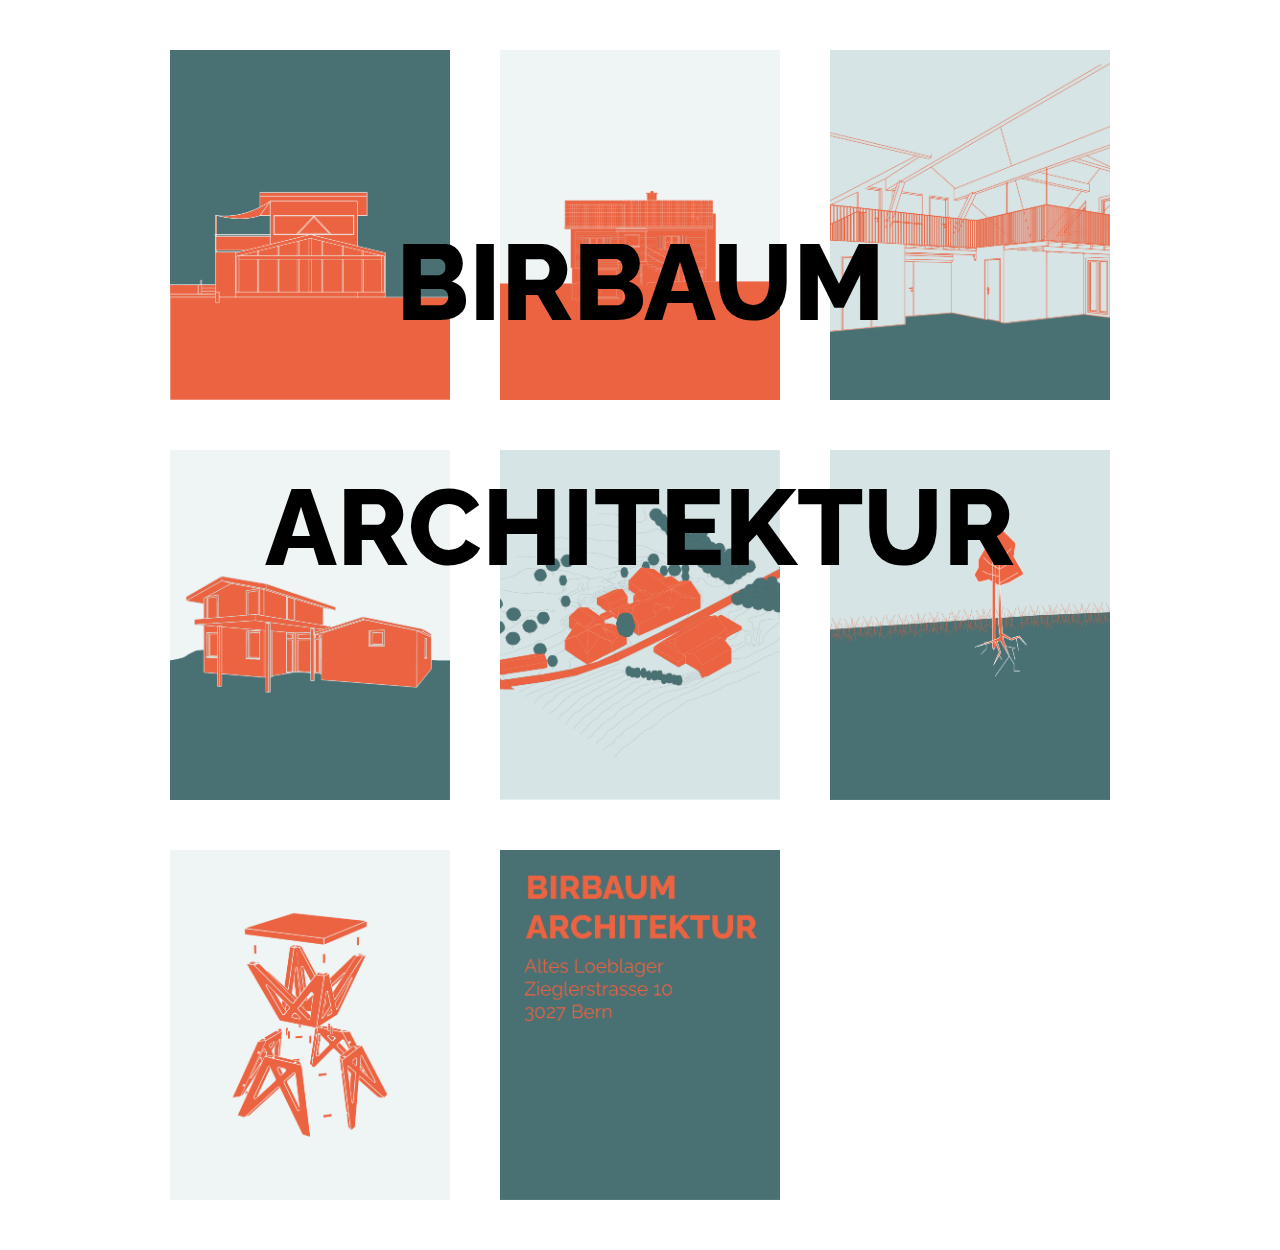
<file: index.html>
<!DOCTYPE html>
<html lang="de">
<head>
    <meta charset="UTF-8">
    <meta http-equiv="X-UA-Compatible" content="IE=edge">
    <meta name="viewport" content="width=device-width, initial-scale=1.0">
    <title>Birbaum Architektur</title>
    <link rel="stylesheet" href="css/style.css">
    <script src="js/scroll-behaviour.js" defer></script>
    <!-- ------------
    Google Fonts
    ------------ -->
    <link rel="preconnect" href="https://fonts.googleapis.com">
    <link rel="preconnect" href="https://fonts.gstatic.com" crossorigin>
    <link href="https://fonts.googleapis.com/css2?family=Manrope:wght@400;500;700&family=Raleway:ital,wght@0,100;0,400;0,700;0,900;1,100&family=Righteous&display=swap" rel="stylesheet">
    <!-- ------------
    Google Fonts
    ------------ -->
</head>
<body class="home">
    <main>
        <div class="title-container" id="fadeout">
            <div class="title" id="birbaum">BIRBAUM</div>
            <!-- <div class="title" id="plus">+</div> -->
            <div class="title" id="architektur">ARCHITEKTUR</div>
            <div class="title" id="placeholder">ARCHITEKTUR</div>
        </div>
        <div class="container" id="ct">
            <div class="project" id="project-7">
                <a href="07/gewaechshaus.html">
                    <img src="graphics/thmb_07_gewaechshaus.png" alt="Grafik Gewächshaus">
                </a>
            </div>
            <div class="project" id="project-2">
                <a href="02/riemensberg.html">
                    <img src="graphics/thmb_02_riemensberg.png" alt="Grafik Frontansicht Haus">
                </a>
            </div>
            <div class="project" id="project-5">
                <a href="05/gallerie.html">
                    <img src="graphics/thmb_05_gallerie.png" alt="Grafik innenansicht eines Hauses">
                </a>
            </div>
            <div class="project" id="project-6">
                <a href="06/tinyhouse.html">
                    <img src="graphics/thmb_06_tinyhouse.png" alt="Grafik Tinyhouse">
                </a>
            </div>
            <div class="project" id="project-3">
                <a href="03/ortsstudie_bauernhof.html">
                    <img src="graphics/thmb_03_Wallenbuch.png" alt="Grafik Übersichtsplan Bauernhof">
                </a>
            </div>
            <div class="project" id="project-4">
                <a href="04/agroforst.html">
                    <img src="graphics/thmb_04_agroforst.png" alt="Grafik eines Baum">
                </a>
            </div>
            <div class="project" id="project-1">
                <a href="01/moebel_design.html">
                    <img src="graphics/thmb_01_moebel.png" alt="3D-Rendering Holzhocker">
                </a>
            </div>
            <div class="project" id="project-8">
                <a href="08/ueber.html">
                    <img src="graphics/thmb_08_ueber.png" alt="Portrait von Alexej Birbaum">
                </a>
            </div>
        </div>
    </main>
</body>
</html>
</file>
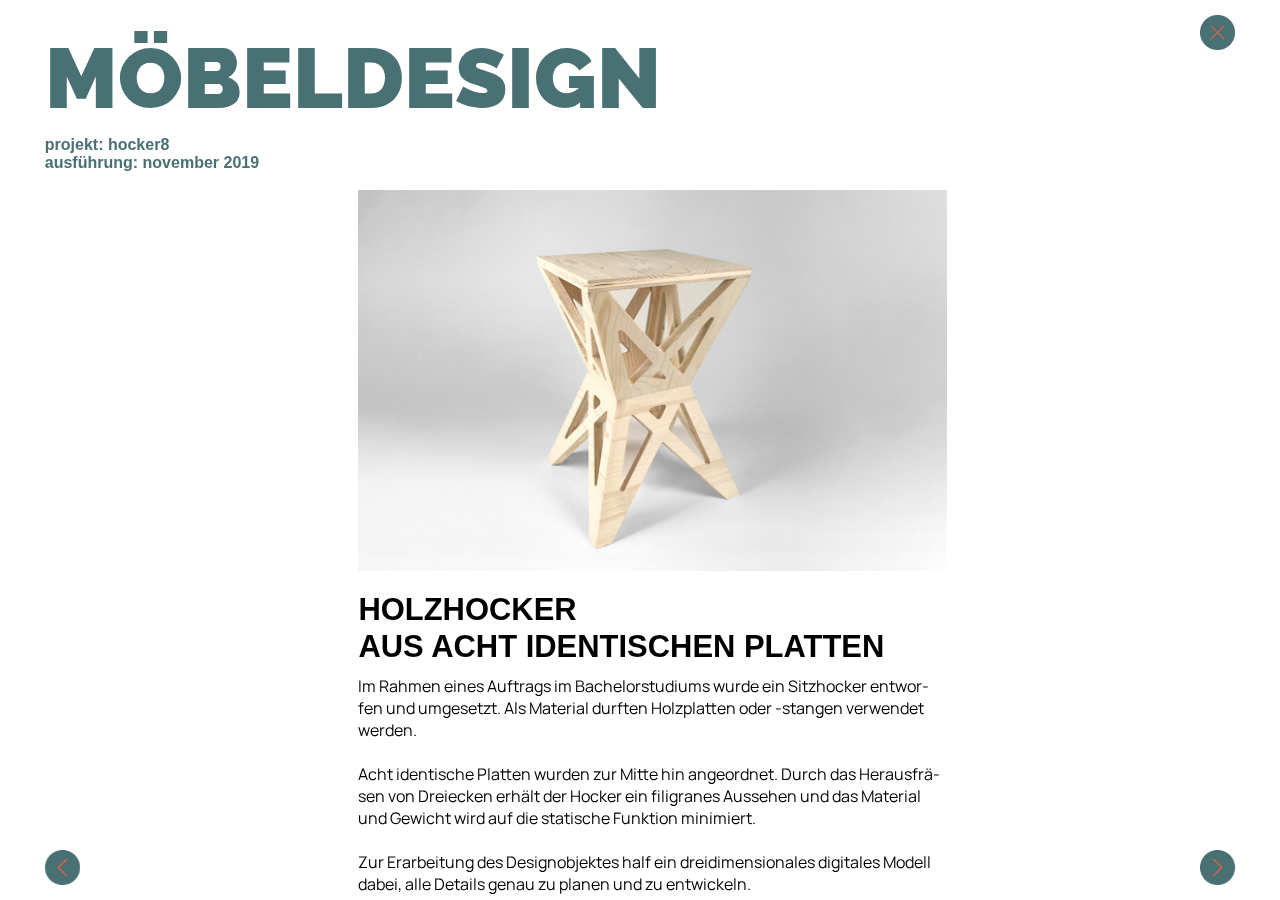
<file: 01/moebel_design.html>
<DOCTYPE html>
<html lang="de">
  <head>
    <meta charset="UTF-8" />
    <meta http-equiv="X-UA-Compatible" content="IE=edge" />
    <meta name="viewport" content="width=device-width, initial-scale=1.0" />
    <title>Möbeldesign</title>
    <link rel="stylesheet" href="../css/prjoject.css" />
    <!-- ------------
    Google Fonts
    ------------ -->
    <link rel="preconnect" href="https://fonts.googleapis.com">
    <link rel="preconnect" href="https://fonts.gstatic.com" crossorigin>
    <link href="https://fonts.googleapis.com/css2?family=Manrope:wght@400;500;700&family=Raleway:ital,wght@0,100;0,400;0,700;0,900;1,100&family=Righteous&display=swap" rel="stylesheet">
    <!-- ------------
    Google Fonts
    ------------ -->
  </head>
  <body>

 
    <a class="backbutton" href="../index.html">
      <img class="icon" src="../icon/close.png" alt="closing-icon">
    </a>
    <a class="previous-button" href="../04/agroforst.html">
      <img class="icon" src="../icon/left.png" alt="arrow-icon">
    </a>
    <a class="next-button" href="/08/ueber.html">
      <img class="icon" src="../icon/right.png" alt="arrow-icon">
    </a>
    
    <div class="wrapper">

      <div class="grid-container">
        <div class="tit">
          <h1 class="title-grid-align">Möbeldesign</h1>
        </div>
        <h2 class="grid-date-1">
          Projekt: Hocker8<br>
          Ausführung: November 2019
        </h2>
        
        <div class="main">
          <div class="txt" id="text-image">
            <img src="../01/img/hocker_landscape.jpg" alt="Bild eines Holzhockers" />
          </div>
          <h3 class="grid-text-title">
            Holzhocker <br> aus acht identischen Platten
          </h3>
          <p>
            Im Rahmen eines Auftrags im Bachelorstudiums wurde ein Sitzhocker entworfen und umgesetzt. Als Material durften Holzplatten oder -stangen verwendet werden.<br>
            <br>
            Acht identische Platten wurden zur Mitte hin angeordnet. Durch das Herausfräsen von Dreiecken erhält der Hocker ein filigranes Aussehen und das Material und Gewicht wird auf die statische Funktion minimiert.<br>
            <br>
            Zur Erarbeitung des Designobjektes half ein dreidimensionales digitales Modell dabei, alle Details genau zu planen und zu entwickeln.
          </p>
      </div>
    </div>
  </body>
</html>
</file>
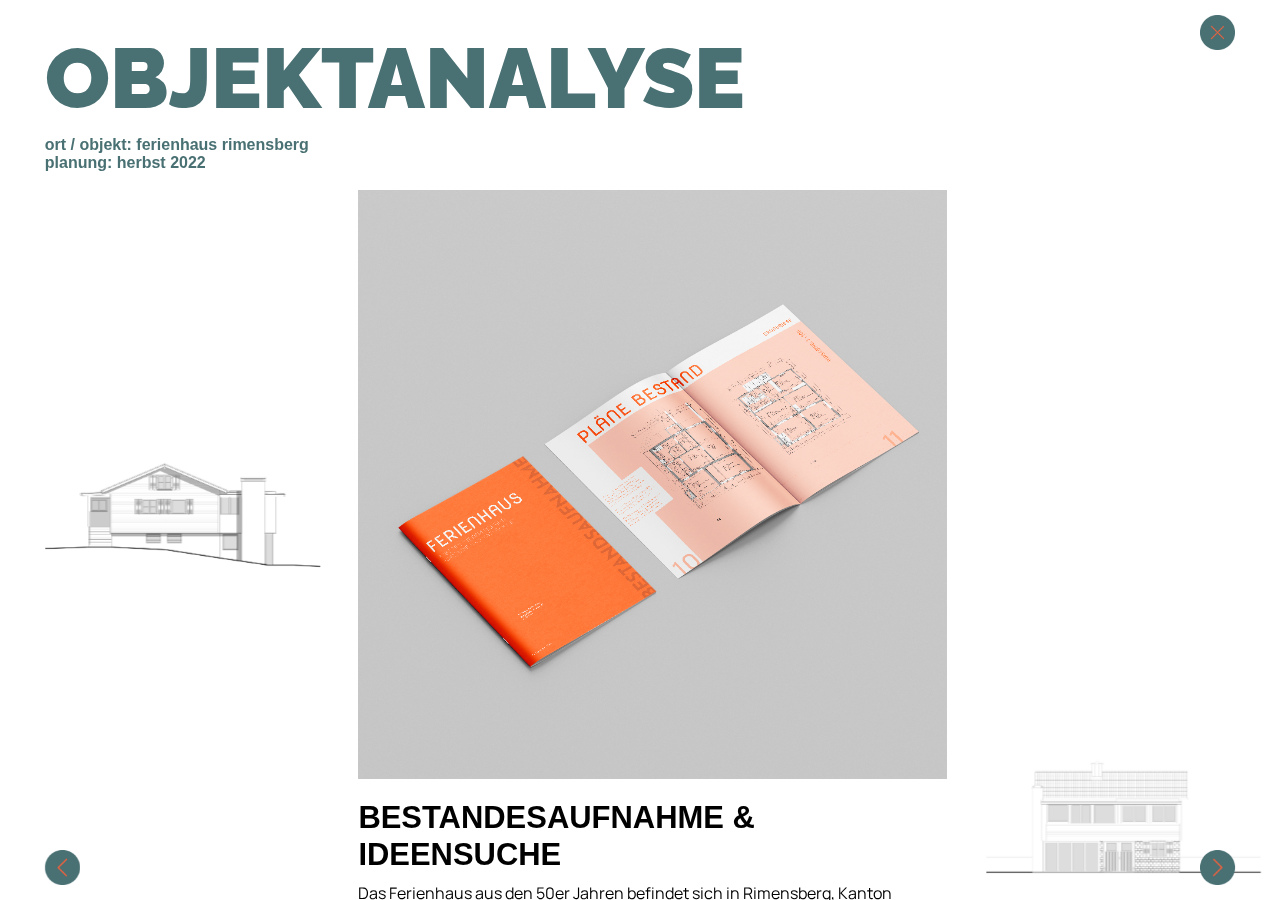
<file: 02/riemensberg.html>
<DOCTYPE html>
<html lang="de">
  <head>
    <meta charset="UTF-8" />
    <meta http-equiv="X-UA-Compatible" content="IE=edge" />
    <meta name="viewport" content="width=device-width, initial-scale=1.0" />
    <title>project-1</title>
    <link rel="stylesheet" href="/css/prjoject.css" />
    <!-- ------------
    Google Fonts
    ------------ -->
    <link rel="preconnect" href="https://fonts.googleapis.com">
    <link rel="preconnect" href="https://fonts.gstatic.com" crossorigin>
    <link href="https://fonts.googleapis.com/css2?family=Manrope:wght@200;400;500;700&family=Raleway:ital,wght@0,100;0,400;0,700;0,900;1,100&family=Righteous&display=swap" rel="stylesheet">
    <!-- ------------
    Google Fonts
    ------------ -->
  </head>
  <body>

    <a class="backbutton" href="../index.html">
      <img class="icon" src="../icon/close.png" alt="closing-icon">
    </a>
    <a class="previous-button" href="/07/gewaechshaus.html">
      <img class="icon" src="../icon/left.png" alt="arrow-icon">
    </a>
    <a class="next-button" href="/05/gallerie.html">
      <img class="icon" src="../icon/right.png" alt="arrow-icon">
    </a>
    
    <div class="wrapper">

      <div class="grid-container">
        <div class="tit">
          <h1 class="title-grid-align">Objektanalyse</h1>
        </div>
        <h2 class="grid-date-1">
          Ort / Objekt: Ferienhaus Rimensberg<br>
          Planung: Herbst 2022 
        </h2>

        <div class="imgl"> 
          <div class="image">
            <img src="../02/img/img01.png" alt="Aussenansicht Hinterseite Haus" />
          </div>
        </div> 
        <div class="imgr">
          <div class="image">
            <img src="../02/img/img02.png" alt="Aussenansicht Vorderseite Haus" />
          </div>
        </div>
        
        <div class="main">
          <div class="txt">
            <div class="txt" id="text-image">
              <img src="../02/img/txt_img01.jpg" alt="Aussenansicht Vorderseite Haus" />
            </div>         
            <h3 class="grid-text-title">Bestandesaufnahme & Ideensuche</h3>
            <p>
              Das Ferienhaus aus den 50er Jahren befindet sich in Rimensberg, Kanton St.Gallen. In einer hügeligen Landschaft von Kulturland, Wäldern und Flüssen geprägt, liegt das Grundstück in versteckter und zurückgezogener Lage. Früher wurde das Gebäude als Wohnhaus mit Stall und grossem Garten genutzt. Später dann wurde es mit einem Generationenwechsel zu einem Ferienhaus umfunktioniert. Heute zeichnet sich das Ferienhaus vor allem durch sein grosses Grundstück und die ruhige Lage aus, ist an sich jedoch renovationsbedürftig. <br>
              Die heutige Nutzung der Räume ist durch viele Veränderungen teilweise schwer definierbar, wodurch das Zusammenspiel der Räume nicht mehr klar ersichtlich ist. <br>
              <br>
              Aufgrund der spärlichen Nutzung des Ferienhauses ist ein autarkes Energiesystem gewünscht. Mittels Grundrissveränderungen soll Klarheit in die Nutzung des Ferienhauses gebracht werden und somit Raum für Familie und Gäste. Die Wünsche und Veränderungen werden in einem Analysebericht klar und übersichtlich festgehalten. <br>
              <br>
              Die Geschichte des Gebäudes kann durch neue Technologien wie ein autarkes Heizsystem weitergesponnen werden. Kleinere strukturelle Rückbauten machen das Haus klarer les- und nutzbar. Von baulichen Erweiterungen bei der Gebäudestruktur ist abzuraten. Neuer Wohnraum kann dagegen durch das Umfunktionieren des Erdgeschosses generiert werden. Zusätzlich sind kleinere Veränderungen an Sanitäranlagen und Elektroinstallationen für das Ferienhaus empfehlenswert.
            </p>
            <div class="txt" id="text-image">
              <img src="../02/img/txt_img02.jpg" alt="Aussenansicht Vorderseite Haus" />
            </div>         
          </div>
        </div>
    </div>
  </body>
</html>
</file>
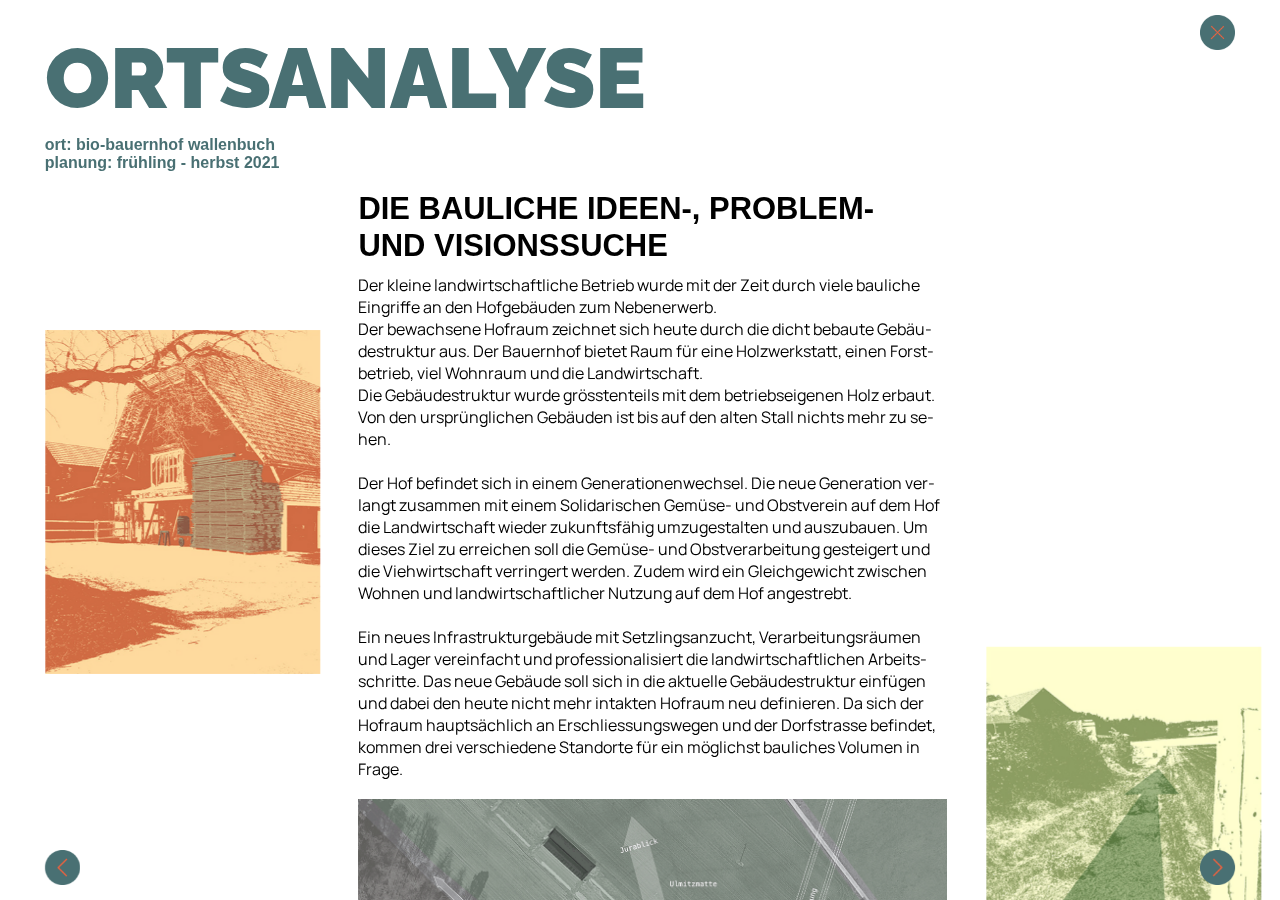
<file: 03/Ortsstudie_Bauernhof.html>
<DOCTYPE html>
<html lang="de">
  <head>
    <meta charset="UTF-8" />
    <meta http-equiv="X-UA-Compatible" content="IE=edge" />
    <meta name="viewport" content="width=device-width, initial-scale=1.0" />
    <title>project-1</title>
    <link rel="stylesheet" href="/css/prjoject.css" />
    <!-- ------------
    Google Fonts
    ------------ -->
    <link rel="preconnect" href="https://fonts.googleapis.com">
    <link rel="preconnect" href="https://fonts.gstatic.com" crossorigin>
    <link href="https://fonts.googleapis.com/css2?family=Manrope:wght@400;500;700&family=Raleway:ital,wght@0,100;0,400;0,700;0,900;1,100&family=Righteous&display=swap" rel="stylesheet">
    <!-- ------------
    Google Fonts
    ------------ -->
  </head>
  <body>

    <a class="backbutton" href="../index.html">
      <img class="icon" src="../icon/close.png" alt="closing-icon">
    </a>
    <a class="previous-button" href="/06/tinyhouse.html">
        <img class="icon" src="../icon/left.png" alt="arrow-icon">
    </a>
    <a class="next-button" href="/04/agroforst.html">
      <img class="icon" src="../icon/right.png" alt="arrow-icon">
    </a>
    
    <div class="wrapper">

      <div class="grid-container">
        <div class="tit">
          <h1 class="title-grid-align">Orts&shy;analyse</h1>
        </div>
        <h2 class="grid-date-1">
          Ort: Bio-Bauernhof Wallenbuch<br>
          Planung: Frühling - Herbst 2021 
        </h2>

        <div class="imgl"> 
          <div class="image">
            <img src="../03/img/img01.jpg" alt="Collage Ansicht Bauernhof" />
          </div>
        </div> 
        <div class="imgr">
          <div class="image">
            <img src="../03/img/img02.jpg" alt="Collage Sicht aufs Land um den Bauernhof" />
          </div>
        </div>
        
        <div class="main">
          <div class="txt">
            <h3 class="grid-text-title">Die bauliche Ideen-, Problem- und Visionssuche</h3>
            <p>
              Der kleine landwirtschaftliche Betrieb wurde mit der Zeit durch viele bauliche Eingriffe an den Hofgebäuden zum Nebenerwerb.<br>
              Der bewachsene Hofraum zeichnet sich heute durch die dicht bebaute Gebäudestruktur aus. Der Bauernhof bietet Raum für eine Holzwerkstatt, einen Forstbetrieb, viel Wohnraum und die Landwirtschaft.<br>
              Die Gebäudestruktur wurde grösstenteils mit dem betriebseigenen Holz erbaut. Von den ursprünglichen Gebäuden ist bis auf den alten Stall nichts mehr zu sehen.<br>
              <br> 
              Der Hof befindet sich in einem Generationenwechsel. Die neue Generation verlangt zusammen mit einem Solidarischen Gemüse- und Obstverein auf dem Hof die Landwirtschaft wieder zukunftsfähig umzugestalten und auszubauen. Um dieses Ziel zu erreichen soll die Gemüse- und Obstverarbeitung gesteigert und die Viehwirtschaft verringert werden. Zudem wird ein Gleichgewicht zwischen Wohnen und landwirtschaftlicher Nutzung auf dem Hof angestrebt.<br>
              <br> 
              Ein neues Infrastrukturgebäude mit Setzlingsanzucht, Verarbeitungsräumen und Lager vereinfacht und professionalisiert die landwirtschaftlichen Arbeitsschritte. Das neue Gebäude soll sich in die aktuelle Gebäudestruktur einfügen und dabei den heute nicht mehr intakten Hofraum neu definieren. Da sich der Hofraum hauptsächlich an Erschliessungswegen und der Dorfstrasse befindet, kommen drei verschiedene Standorte für ein möglichst bauliches Volumen in Frage.<br>
            </p>
            <div class="txt" id="text-image">
              <img src="../03/img/txt_img01.png" alt="Luftaufnahme des Bauernhof und der angrenzenden Landflächen" />
            </div>
            
            <div class="txt" id="text-image">
              <img src="../03/img/txt_img02.png" alt="Skizzen der Nutzung des Bauernhofs: Obstbaum, Arbeiten auf dem Feld, Gewächshaus,Schlagzeug" />
            </div>
          </div>
      </div>
    </div>
  </body>
</html>
</file>
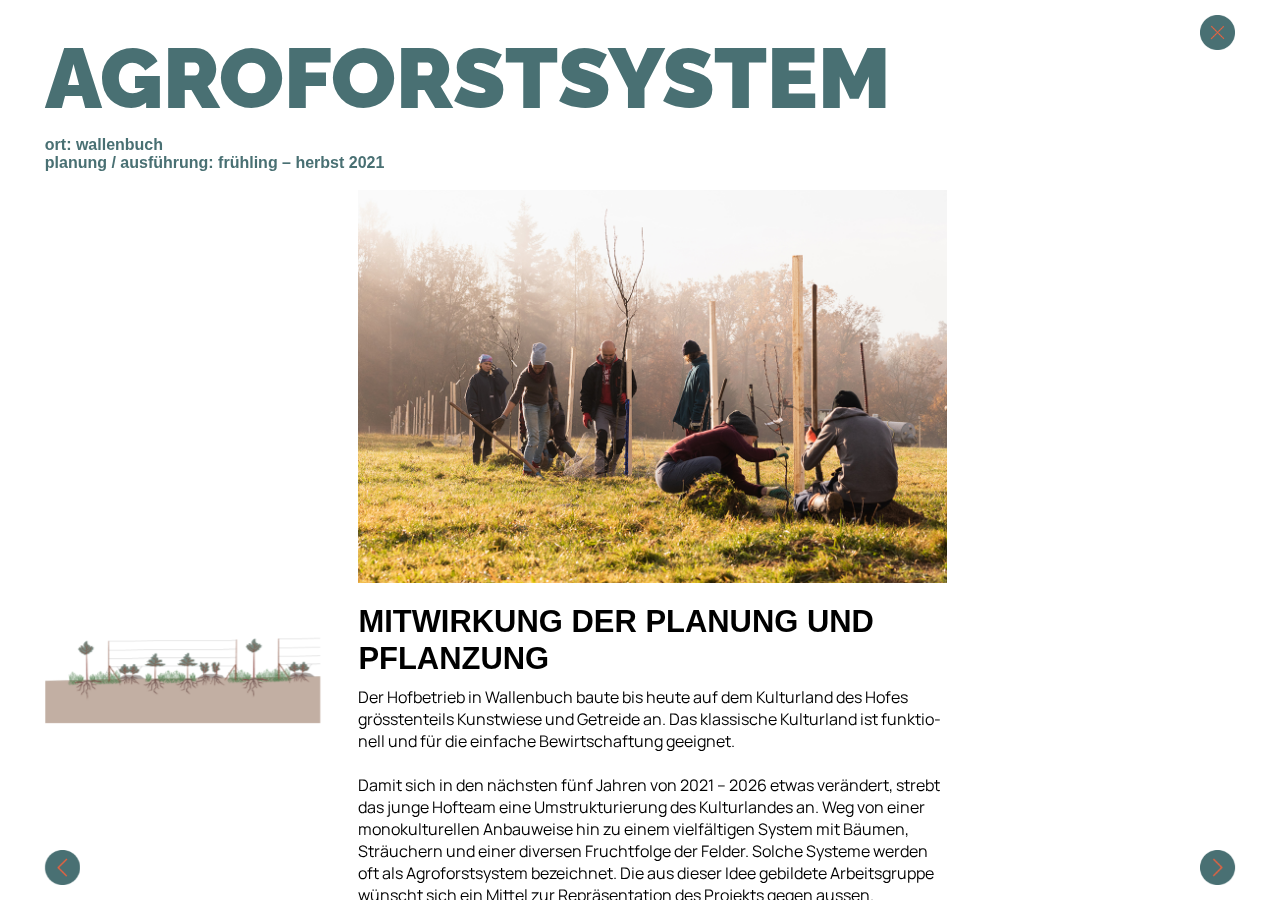
<file: 04/agroforst.html>
<DOCTYPE html>
<html lang="de">
  <head>
    <meta charset="UTF-8" />
    <meta http-equiv="X-UA-Compatible" content="IE=edge" />
    <meta name="viewport" content="width=device-width, initial-scale=1.0" />
    <title>project-1</title>
    <link rel="stylesheet" href="/css/prjoject.css" />
    <!-- ------------
    Google Fonts
    ------------ -->
    <link rel="preconnect" href="https://fonts.googleapis.com">
    <link rel="preconnect" href="https://fonts.gstatic.com" crossorigin>
    <link href="https://fonts.googleapis.com/css2?family=Manrope:wght@400;500;700&family=Raleway:ital,wght@0,100;0,400;0,700;0,900;1,100&family=Righteous&display=swap" rel="stylesheet">
    <!-- ------------
    Google Fonts
    ------------ -->
  </head>
  <body>

    <a class="backbutton" href="../index.html">
      <img class="icon" src="../icon/close.png" alt="closing-icon">
    </a>
    <a class="previous-button" href="/03/ortsstudie_bauernhof.html">
      <img class="icon" src="../icon/left.png" alt="arrow-icon">
    </a>
    <a class="next-button" href="/01/moebel_design.html">
      <img class="icon" src="../icon/right.png" alt="arrow-icon">
    </a>
    
    <div class="wrapper">

      <div class="grid-container">
        <div class="tit">
          <h1 class="title-grid-align">Agroforst&shy;system</h1>
        </div>
        <h2 class="grid-date-1">
          Ort: Wallenbuch<br>
          Planung / Ausführung: Frühling – Herbst 2021
        </h2>

        <div class="imgl"> 
          <div class="image">
            <img src="../04/img/img01.png" alt="Collage Ansicht Bauernhof" />
          </div>
        </div> 
        <div class="imgr">
          <div class="image">
            <img src="../04/img/img02.png" alt="Collage Sicht aufs Land um den Bauernhof" />
          </div>
        </div>
        
        <div class="main">
          <div class="txt">
            <div class="txt" id="text-image">
              <img src="../04/img/txt_img01.jpg" alt="Luftaufnahme mit Bepflanzungsplan" />
            </div>
            <h3 class="grid-text-title">
              Mitwirkung der Planung und Pflanzung
            </h3>
            <p>
              Der Hofbetrieb in Wallenbuch baute bis heute auf dem Kulturland des Hofes grösstenteils Kunstwiese und Getreide an. Das klassische Kulturland ist funktionell und für die einfache Bewirtschaftung geeignet.<br>
              <br>
              Damit sich in den nächsten fünf Jahren von 2021 – 2026 etwas verändert, strebt das junge Hofteam eine Umstrukturierung des Kulturlandes an. Weg von einer monokulturellen Anbauweise hin zu einem vielfältigen System mit Bäumen, Sträuchern und einer diversen Fruchtfolge der Felder. Solche Systeme werden oft als Agroforstsystem bezeichnet. Die aus dieser Idee gebildete Arbeitsgruppe wünscht sich ein Mittel zur Repräsentation des Projekts gegen aussen.<br>
              Das Projekt wird in einer Broschüre mit professionellen Plänen und ansprechender grafischer Gestaltung ausführlich beschrieben. Dies ermöglicht die Suche nach dem nötigen Kapital, um das Projekt zu realisieren.<br>
              <br>
              In der Ausführung wurden die Baumreihen innerhalb von zwei Tagen unter Mithilfe vieler Freiwilligen, parallel zur östlich angrenzenden Strasse und der bereits bestehenden Wildhecke gepflanzt. Durch die Süd-Nord-Ausrichtung der Baumstreifen fällt der Schatten der Bäume bei Sonnenhöchststand auf die Baumreihen, und nicht primär auf die Zwischenkulturen. Der Westwind wird zuerst durch die Hecke und dann durch die Baumreihen gebremst.<br>
              Der Abstand zwischen den Baumreihen beträgt gerade soviel, dass die Ackerstreifen maschinell bearbeitet werden können.<br>
              Die bestehenden Strukturen – d.h. die alten Hochstammbäume im Norden und die Wildhecke am westlichen Rand des Feldes – bleiben bestehen. Die Fläche zwischen der Wildhecke und der ersten Baumreihe wird nicht beackert, sondern als artenreiche Blumenwiese bewirtschaftet.<br>
            </p>
          </div>
      </div>
    </div>
  </body>
</html>
</file>
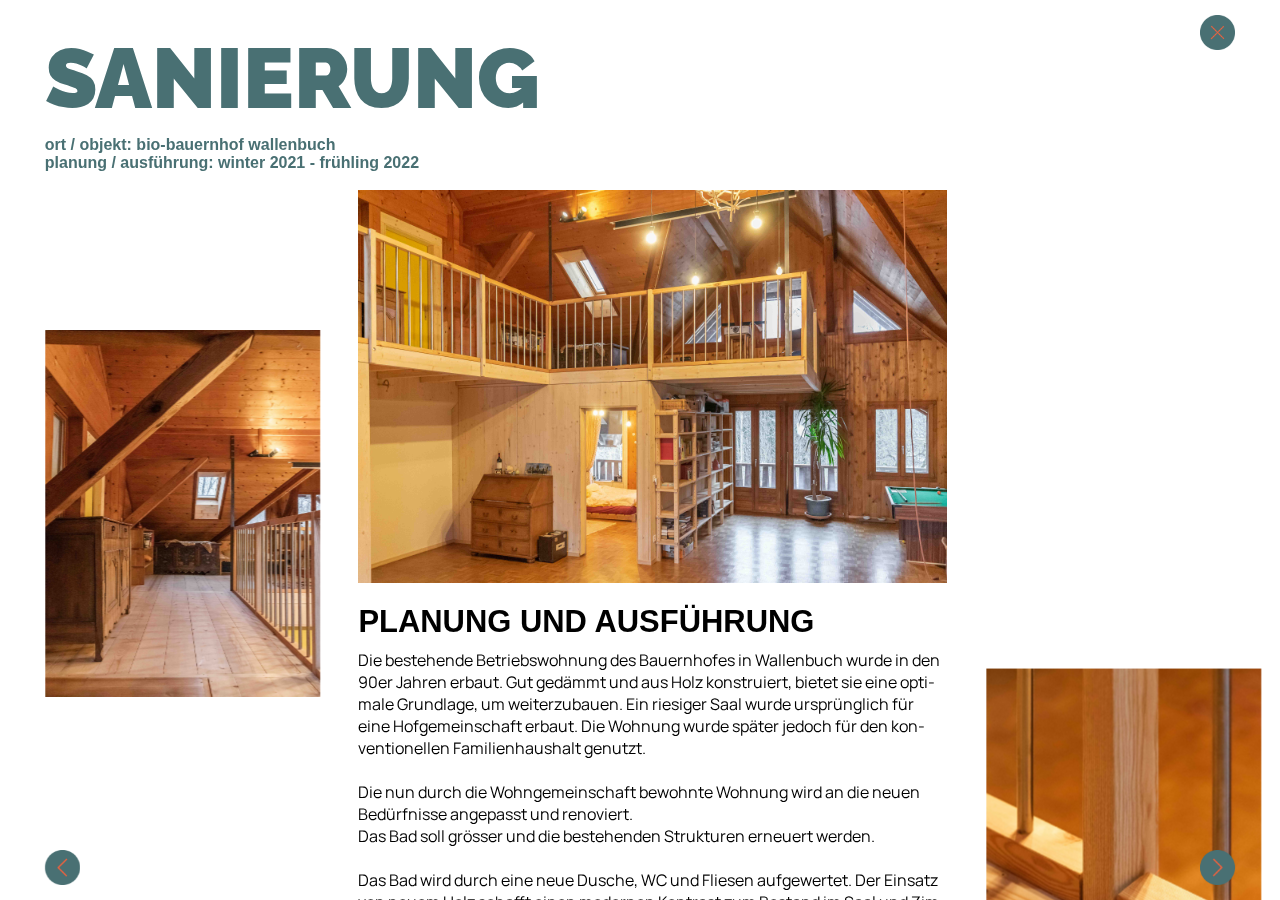
<file: 05/gallerie.html>
<DOCTYPE html>
<html lang="de">
  <head>
    <meta charset="UTF-8" />
    <meta http-equiv="X-UA-Compatible" content="IE=edge" />
    <meta name="viewport" content="width=device-width, initial-scale=1.0" />
    <title>project-1</title>
    <link rel="stylesheet" href="/css/prjoject.css" />
    <!-- ------------
    Google Fonts
    ------------ -->
    <link rel="preconnect" href="https://fonts.googleapis.com">
    <link rel="preconnect" href="https://fonts.gstatic.com" crossorigin>
    <link href="https://fonts.googleapis.com/css2?family=Manrope:wght@400;500;700&family=Raleway:ital,wght@0,100;0,400;0,700;0,900;1,100&family=Righteous&display=swap" rel="stylesheet">
    <!-- ------------
    Google Fonts
    ------------ -->
  </head>
  <body>

    <a class="backbutton" href="../index.html">
      <img class="icon" src="../icon/close.png" alt="closing-icon">
    </a>
    <a class="previous-button" href="/02/riemensberg.html">
      <img class="icon" src="../icon/left.png" alt="arrow-icon">
    </a>
    <a class="next-button" href="/06/tinyhouse.html">
      <img class="icon" src="../icon/right.png" alt="arrow-icon">
    </a>
    
    <div class="wrapper">

      <div class="grid-container">
        <div class="tit">
          <h1 class="title-grid-align">Sanierung</h1>
        </div>
        <h2 class="grid-date-1">
          Ort / Objekt: Bio-Bauernhof Wallenbuch<br>
          Planung / Ausführung: Winter 2021 - Frühling 2022<br>
        </h2>

        <div class="imgl"> 
          <div class="image">
            <img src="../05/img/img01.jpg" alt="Collage Ansicht Bauernhof" />
          </div>
        </div> 
        <div class="imgr">
          <div class="image">
            <img src="../05/img/img02.jpg" alt="Collage Sicht aufs Land um den Bauernhof" />
          </div>
        </div>
        
        <div class="main">
          <div class="txt">
            <div class="txt" id="text-image">
              <img src="../05/img/txt_img01.jpg" alt="Luftaufnahme mit Bepflanzungsplan" />
            <h3 class="grid-text-title">Planung und Ausführung</h3>
            <p>
              Die bestehende Betriebswohnung des Bauernhofes in Wallenbuch wurde in den 90er Jahren erbaut. Gut gedämmt und aus Holz konstruiert, bietet sie eine optimale Grundlage, um weiterzubauen. Ein riesiger Saal wurde ursprünglich für eine Hofgemeinschaft erbaut. Die Wohnung wurde später jedoch für den konventionellen Familienhaushalt genutzt.<br>
              <br>
              Die nun durch die Wohngemeinschaft bewohnte Wohnung wird an die neuen Bedürfnisse angepasst und renoviert.<br>
              Das Bad soll grösser und die bestehenden Strukturen erneuert werden.<br>
              <br>
              Das Bad wird durch eine neue Dusche, WC und Fliesen aufgewertet. Der Einsatz von neuem Holz schafft einen modernen Kontrast zum Bestand im Saal und Zimmer.<br>
              <br>
              Die bestehende bauliche Struktur wurde rückgebaut und durch einfache Holzkonstruktionen ergänzt. Flächige Holzwerkstoffplatten schaffen eine homogene neue Oberfläche, die durch sichtbare Fugen bei den Stössen definiert ist. Durch die sichtbare Verschraubung der Konstruktion und Platten werden die neuen Materialien rückbaufähig verbaut.
            </p>
            </div>
          </div>
      </div>
    </div>
  </body>
</html>
</file>
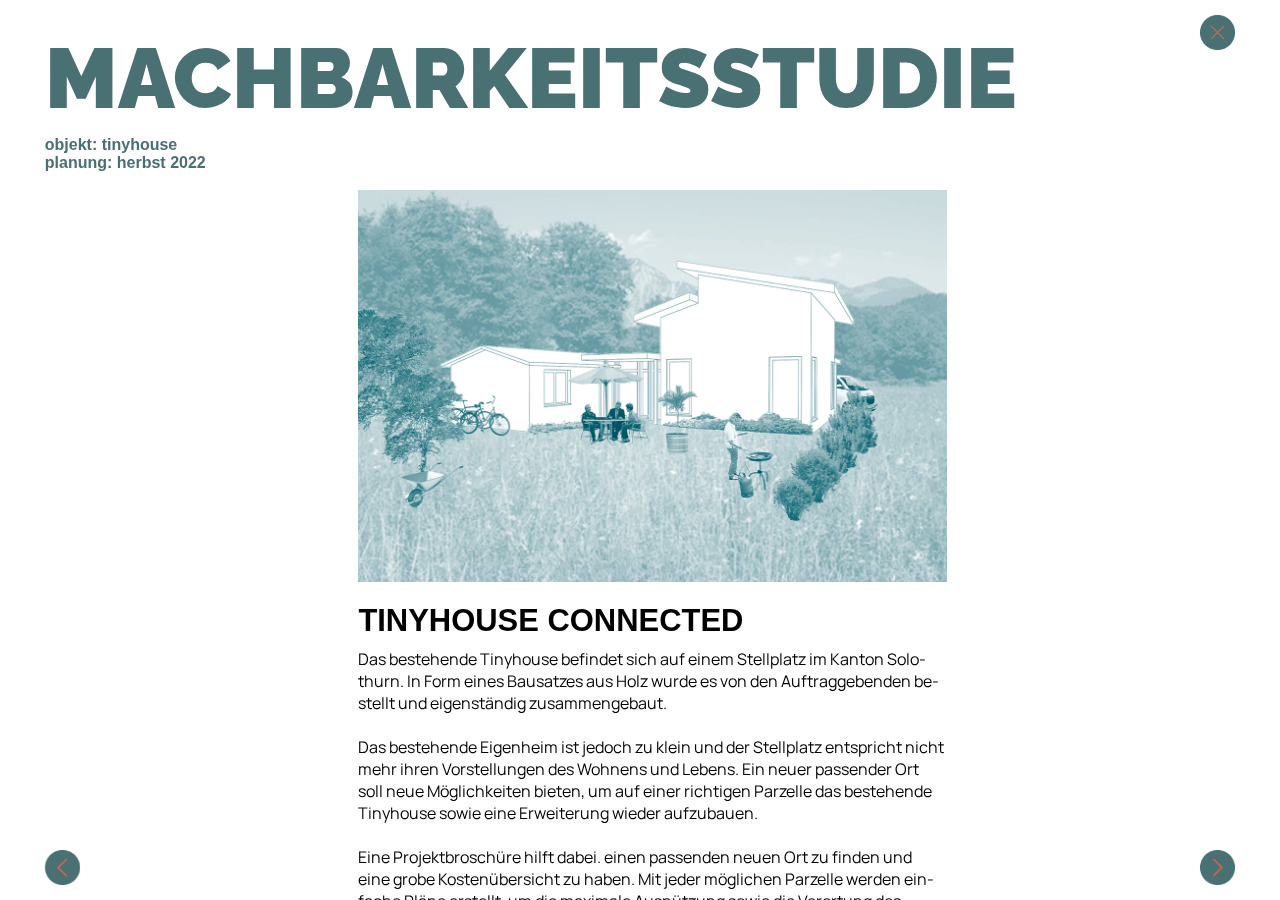
<file: 06/tinyhouse.html>
<DOCTYPE html>
<html lang="de">
  <head>
    <meta charset="UTF-8" />
    <meta http-equiv="X-UA-Compatible" content="IE=edge" />
    <meta name="viewport" content="width=device-width, initial-scale=1.0" />
    <title>project-1</title>
    <link rel="stylesheet" href="/css/prjoject.css" />
    <!-- ------------
    Google Fonts
    ------------ -->
    <link rel="preconnect" href="https://fonts.googleapis.com">
    <link rel="preconnect" href="https://fonts.gstatic.com" crossorigin>
    <link href="https://fonts.googleapis.com/css2?family=Manrope:wght@400;500;700&family=Raleway:ital,wght@0,100;0,400;0,700;0,900;1,100&family=Righteous&display=swap" rel="stylesheet">
    <!-- ------------
    Google Fonts
    ------------ -->
  </head>
  <body>

    <a class="backbutton" href="../index.html">
      <img class="icon" src="../icon/close.png" alt="closing-icon">
    </a>
    <a class="previous-button" href="/05/gallerie.html">
      <img class="icon" src="../icon/left.png" alt="arrow-icon">
    </a>
    <a class="next-button" href="/03/ortsstudie_bauernhof.html">
      <img class="icon" src="../icon/right.png" alt="arrow-icon">
    </a>
    
    <div class="wrapper">

      <div class="grid-container">
        <div class="tit">
          <h1 class="title-grid-align">Machbarkeits&shy;studie</h1>
        </div>
        <h2 class="grid-date-1">
          Objekt: Tinyhouse<br>
          Planung: Herbst 2022
        </h2>
        
        <div class="main">
          <div class="txt">
            <div class="txt" id="text-image">
                <img src="../06/img/txt_img01.png" alt="Collage zur visualisierung eines Tinyhouse" />
            </div>
            <h3 class="grid-text-title">
              Tinyhouse Connected
            </h3>
            <p>
              Das bestehende Tinyhouse befindet sich auf einem Stellplatz im Kanton Solothurn. In Form eines Bausatzes aus Holz wurde es von den Auftraggebenden bestellt und eigenständig zusammengebaut.<br>
              <br>
              Das bestehende Eigenheim ist jedoch zu klein und der Stellplatz entspricht nicht mehr ihren Vorstellungen des Wohnens und Lebens. Ein neuer passender Ort soll neue Möglichkeiten bieten, um auf einer richtigen Parzelle das bestehende Tinyhouse sowie eine Erweiterung wieder aufzubauen.<br>
              <br>
              Eine Projektbroschüre hilft dabei. einen passenden neuen Ort zu finden und eine grobe Kostenübersicht zu haben. Mit jeder möglichen Parzelle werden einfache Pläne erstellt, um die maximale Ausnützung sowie die Verortung des neuen Projekts aufzuzeigen.<br>
              <br>
              Die grundlegende architektonische Idee besteht darin, den Bestand durch einen Verbindungsraum mit einem zweiten ergänzenden Tinyhouse zu erweitern.  Dieser Verbindungsraum soll zudem als Erschliessung dienen. Durch Glasscheiben und eine filigrane Unterkonstruktion wird ein offener und einladender Raum geschaffen, während die beiden Tinyhouses zurückhaltend sind und Geborgenheit schenken.
            </p>
            
            <div class="txt" id="text-image">
              <img src="../06/img/txt_img02.jpg" alt="Luftaufnahme mit Bepflanzungsplan" />
            </div>
          </div>
      </div>
    </div>
  </body>
</html>
</file>
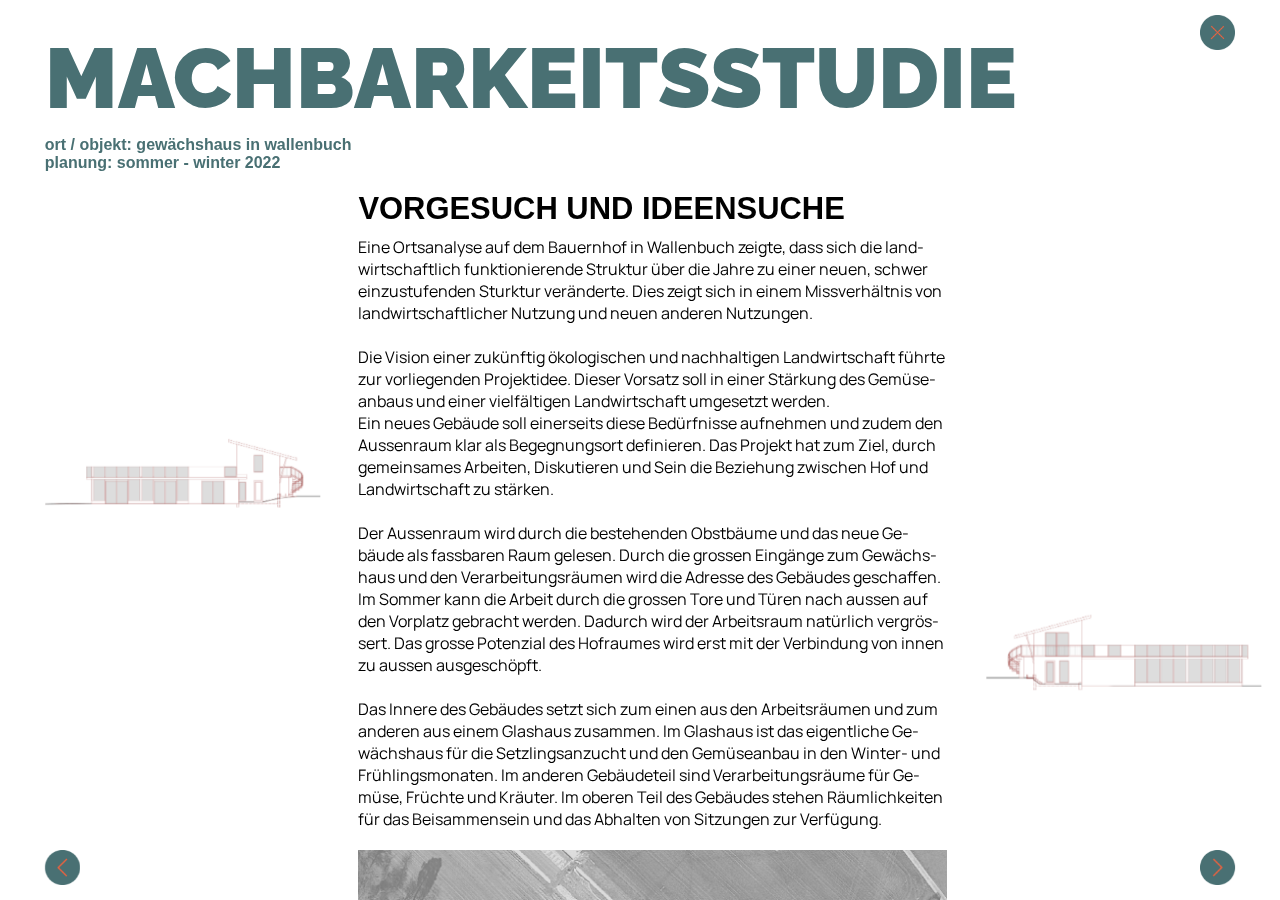
<file: 07/gewaechshaus.html>
<DOCTYPE html>
<html lang="de">
  <head>
    <meta charset="UTF-8" />
    <meta http-equiv="X-UA-Compatible" content="IE=edge" />
    <meta name="viewport" content="width=device-width, initial-scale=1.0" />
    <title>project-1</title>
    <link rel="stylesheet" href="../css/prjoject.css" />
    <!-- ------------
    Google Fonts
    ------------ -->
    <link rel="preconnect" href="https://fonts.googleapis.com">
    <link rel="preconnect" href="https://fonts.gstatic.com" crossorigin>
    <link href="https://fonts.googleapis.com/css2?family=Manrope:wght@400;500;700&family=Raleway:ital,wght@0,100;0,400;0,700;0,900;1,100&family=Righteous&display=swap" rel="stylesheet">
    <!-- ------------
    Google Fonts
    ------------ -->
  </head>
  <body class="project">

     <a class="backbutton" href="../index.html">
      <img class="icon" src="../icon/close.png" alt="closing-icon">
    </a>
    <a class="previous-button" href="/08/ueber.html">
      <img class="icon" src="../icon/left.png" alt="arrow-icon">
    </a>
    <a class="next-button" href="/02/riemensberg.html">
      <img class="icon" src="../icon/right.png" alt="arrow-icon">
    </a>
    
    <div class="wrapper">

      <div class="grid-container">
        <div class="tit">
          <h1 class="title-grid-align">Machbarkeits&shy;studie</h1>
        </div>
        <h2 class="grid-date-1">
          Ort / Objekt: Gewächshaus in Wallenbuch<br>
          Planung: Sommer - Winter 2022
        </h2>
        <div class="imgl"> 
          <div class="image">
            <img src="../07/img/img01.png" alt="Collage Ansicht Bauernhof" />
          </div>
        </div> 
        <div class="imgr">
          <div class="image">
            <img src="../07/img/img02.png" alt="Collage Sicht aufs Land um den Bauernhof" />
          </div>
        </div>
        
        <div class="main">
          <div class="txt">
            <h3 class="grid-text-title">Vorgesuch und Ideensuche</h3>
            <p>
              Eine Ortsanalyse auf dem Bauernhof in Wallenbuch zeigte, dass sich die landwirtschaftlich funktionierende Struktur über die Jahre zu einer neuen, schwer einzustufenden Sturktur veränderte. Dies zeigt sich in einem Missverhältnis von landwirtschaftlicher Nutzung und neuen anderen Nutzungen.<br>
              <br>
              Die Vision einer zukünftig ökologischen und nachhaltigen Landwirtschaft führte zur vorliegenden Projektidee. Dieser Vorsatz soll in einer Stärkung des Gemüseanbaus und einer vielfältigen Landwirtschaft umgesetzt werden.<br>
              Ein neues Gebäude soll einerseits diese Bedürfnisse aufnehmen und zudem den Aussenraum klar als Begegnungsort definieren. Das Projekt hat zum Ziel, durch gemeinsames Arbeiten, Diskutieren und Sein die Beziehung zwischen Hof und Landwirtschaft zu stärken.<br>
              <br>
              Der Aussenraum wird durch die bestehenden Obstbäume und das neue Gebäude als fassbaren Raum gelesen. Durch die grossen Eingänge zum Gewächshaus und den Verarbeitungsräumen wird die Adresse des Gebäudes geschaffen. Im Sommer kann die Arbeit durch die grossen Tore und Türen nach aussen auf den Vorplatz gebracht werden. Dadurch wird der Arbeitsraum natürlich vergrössert. Das grosse Potenzial des Hofraumes wird erst mit der Verbindung von innen zu aussen ausgeschöpft.<br>
              <br>
              Das Innere des Gebäudes setzt sich zum einen aus den Arbeitsräumen und zum anderen aus einem Glashaus zusammen. Im Glashaus ist das eigentliche Gewächshaus für die Setzlingsanzucht und den Gemüseanbau in den Winter- und Frühlingsmonaten. Im anderen Gebäudeteil sind Verarbeitungsräume für Gemüse, Früchte und Kräuter. Im oberen Teil des Gebäudes stehen Räumlichkeiten für das Beisammensein und das Abhalten von Sitzungen zur Verfügung.
            </p>
            <div class="txt" id="text-image">
              <img src="../07/img/txt_img01.png" alt="Luftaufnahme mit Bepflanzungsplan" />
            </div>
            <div class="txt" id="text-image">
              <img src="../07/img/txt_img02.png" alt="Luftaufnahme mit Bepflanzungsplan" />
            </div>
            <div class="txt" id="text-image">
              <img src="../07/img/txt_img03.png" alt="Luftaufnahme mit Bepflanzungsplan" />
            </div>
            <div class="txt" id="text-image">
              <img src="../07/img/txt_img04.png" alt="Luftaufnahme mit Bepflanzungsplan" />
            </div>
          </div>
      </div>
    </div>
  </body>
</html>
</file>
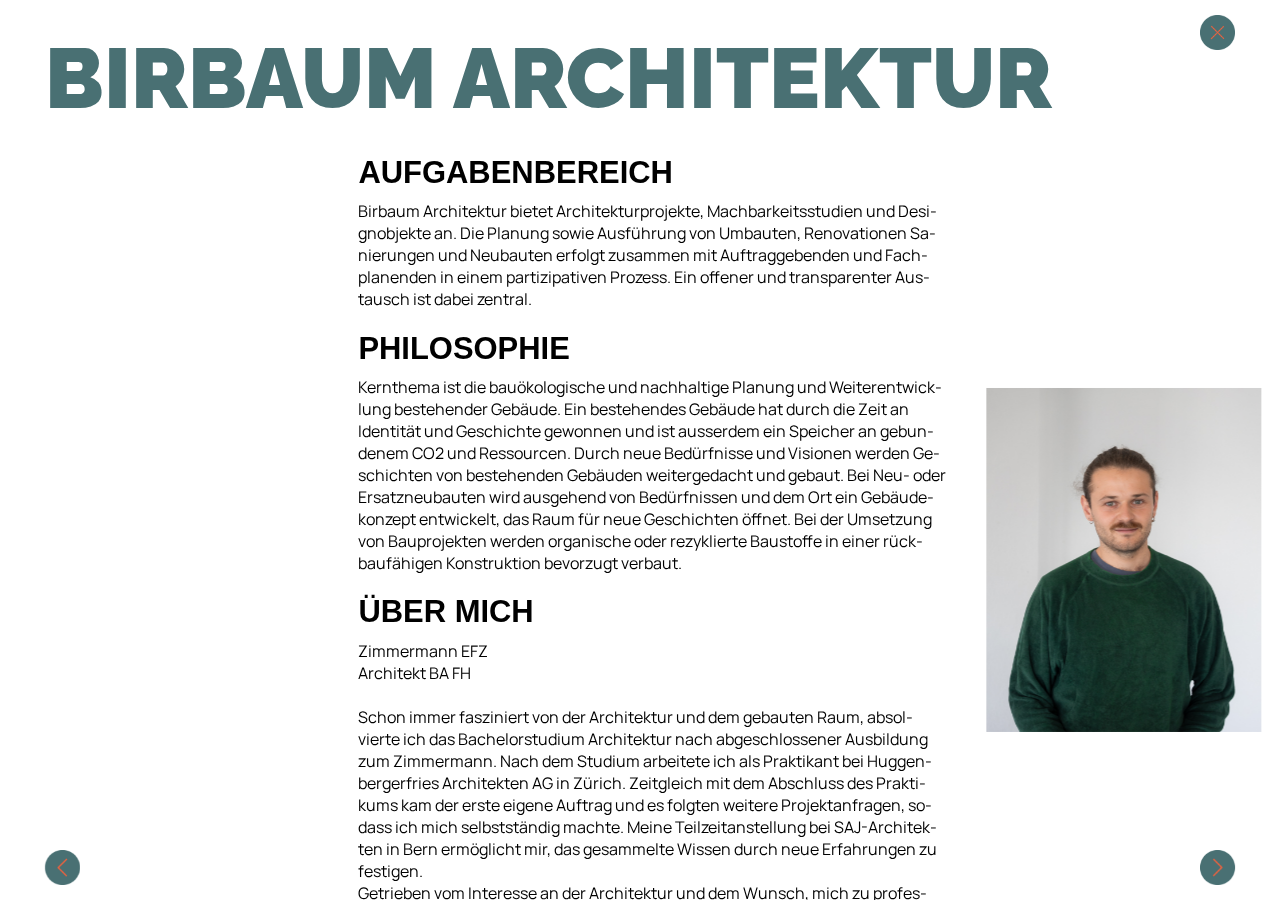
<file: 08/ueber.html>
<DOCTYPE html>
<html lang="de">
  <head>
    <meta charset="UTF-8" />
    <meta http-equiv="X-UA-Compatible" content="IE=edge" />
    <meta name="viewport" content="width=device-width, initial-scale=1.0" />
    <title>project-1</title>
    <link rel="stylesheet" href="/css/prjoject.css" />
    <!-- ------------
    Google Fonts
    ------------ -->
    <link rel="preconnect" href="https://fonts.googleapis.com">
    <link rel="preconnect" href="https://fonts.gstatic.com" crossorigin>
    <link href="https://fonts.googleapis.com/css2?family=Manrope:wght@400;500;700&family=Raleway:ital,wght@0,100;0,400;0,700;0,900;1,100&family=Righteous&display=swap" rel="stylesheet">
    <!-- ------------
    Google Fonts
    ------------ -->
  </head>
  <body>

    <a class="backbutton" href="../index.html">
      <img class="icon" src="../icon/close.png" alt="closing-icon">
    </a>
    <a class="previous-button" href="/01/moebel_design.html">
      <img class="icon" src="../icon/left.png" alt="arrow-icon">
    </a>
    <a class="next-button" href="/07/gewaechshaus.html">
      <img class="icon" src="../icon/right.png" alt="arrow-icon">
    </a>
    
    <div class="wrapper">

      <div class="grid-container">
        <div class="tit">
          <h1 class="title-grid-align">Birbaum Architektur</h1>
        </div>
        
        <div class="imgr" id="portrait"> 
          <div class="image">
            <img src="img/img01.jpg" alt="Portrait von Alexej Birbaum"/>
          </div>
        </div> 

        <div class="main">
          <div class="txt">
            <h3 class="grid-text-title">Aufgabenbereich</h3>
            <p>
            Birbaum Architektur bietet Architekturprojekte, Machbarkeitsstudien und Designobjekte an. Die Planung sowie Ausführung von Umbauten, Renovationen Sanierungen und Neubauten erfolgt zusammen mit Auftraggebenden und Fachplanenden in einem partizipativen Prozess. Ein offener und transparenter Austausch ist dabei zentral.
            </p>
            <h3 class="grid-text-title">Philosophie</h3>
            <p>
              Kernthema ist die bauökologische und nachhaltige Planung und Weiterentwicklung bestehender Gebäude. Ein bestehendes Gebäude hat durch die Zeit an Identität und Geschichte gewonnen und ist ausserdem ein Speicher an gebundenem CO2 und Ressourcen. Durch neue Bedürfnisse und Visionen werden Geschichten von bestehenden Gebäuden weitergedacht und gebaut. Bei Neu- oder Ersatzneubauten wird ausgehend von Bedürfnissen und dem Ort ein Gebäudekonzept entwickelt, das Raum für neue Geschichten öffnet. Bei der Umsetzung von Bauprojekten werden organische oder rezyklierte Baustoffe in einer rückbaufähigen Konstruktion bevorzugt verbaut.
            </p>
            <h3 class="grid-text-title">Über mich</h3>
            
            <p>
            Zimmermann EFZ <br>
            Architekt BA FH <br>
            <br>
            Schon immer fasziniert von der Architektur und dem gebauten Raum, absolvierte ich das Bachelorstudium Architektur nach abgeschlossener Ausbildung zum Zimmermann. Nach dem Studium arbeitete ich als Praktikant bei Huggenbergerfries Architekten AG in Zürich. Zeitgleich mit dem Abschluss des Praktikums kam der erste eigene Auftrag und es folgten weitere Projektanfragen, sodass ich mich selbstständig machte. Meine Teilzeitanstellung bei SAJ-Architekten in Bern ermöglicht mir, das gesammelte Wissen durch neue Erfahrungen zu festigen.<br>

            Getrieben vom Interesse an der Architektur und dem Wunsch, mich zu professionalisieren, studiere ich teilzeit im Master an der BFH. Mein Interesse an Bestandsbauten und dem ökologischen Bauen wird mit dem Schwerpunkt des sozialen Wohnungsbaus im Masterstudium ergänzt.
            Durch meine Erfahrung als Zimmermann, den Besuch eines praktischen Lehmbauseminars und verschiedenen Arbeiten auf der Baustelle bringe ich breites praktisches Wissen mit, um mit Handwerkenden auf der Baustelle zusammen zu arbeiten.
            Mit meinen Erfahrungen und meinem Wissen begleite ich gerne Ihr architektonisches Anliegen.
            <br>
            
            </p>
          
            <p class="bold move-in"><br>Adresse<br></p>
            <p class="move-in">
                Altes Loeblager <br>
                Ziegelackerstrasse 10 <br>
                3027 Bern Bethlehem <br>
                alexej@birbaum-architektur.ch <br>
                <br>
                Anfahrt: <br>
                Zug: S3 Richtung Kerzers bis Stöckacker <br>
                Postauto: 101 Richtung Hinterkappelen bis Melchiorstrasse <br>


            </p>





          </div>
      </div>
    </div>
  </body>
</html>
</file>
<file: css/style.css>
/*////////////////////////////////////
BASIC HTML STUFF
///////////////////////////////////*/
*, *::before, *::after {
    box-sizing: border-box;
}

body, html {
    margin: 0;
    padding: 0;
    scroll-behavior: smooth;
    background-size: cover;
    background-color: #ffffff; 
}

main {
    margin: auto;
    width: 100%;
    overflow: scroll;
}

h1 {
    font-family: 'Raleway', sans-serif;
}
p {
    font-family: 'Manrope', serif;
}
/*////////////////////////////////////
IMG GRID CONTAINER
///////////////////////////////////*/

.container {
    display: grid;
    grid-template-columns: repeat(auto-fit, minmax(100px, 280px));
    gap: 50px;
    margin: 50px;
    align-content: start;
    justify-content: center;
}

    .link {
        z-index: 1;
    }

    .container img {
        display: block;
        max-width: 100%;
        object-fit: cover;
    }
    
/*////////////////////////////////////
TTITLE GRID CONTAINER
///////////////////////////////////*/

.title-container {
        display: grid;
        margin: 25px;
        grid-template-columns: 1fr;
        grid-template-rows: 1fr 5px 1fr;
        gap: 0px 0px;
    }   
    .title {
        font-family: 'Raleway', sans-serif;
        font-weight: 800;
        color: black;
        font-size: 2em;
        }
    #birbaum {
        grid-area: birbaum;
        grid-area: 1 / 1 / 2 / 2;
        justify-self: start;
    }
    /* #plus {
        grid-area: plus;
        grid-area: 2 / 1 / 2 / 2;
        justify-self: start;
        align-self: center;
        font-weight: 550;
        font-size: 3em;
    } */
    #plus {
        display: none;
    }
    #architektur {
        grid-area: architektur;
        grid-area: 3 / 1 / 3 / 3;
        justify-self: start ;
    }

    #placeholder {
        grid-area: placeholder;
        grid-area: 3 / 1 / 4 / 2;
        opacity: 0;
        background-color: blue;
    }



/*////////////////////////////////////
RESPONSIVE
///////////////////////////////////*/

/* Extra small devices (phones, 600px and down) */
@media only screen and (max-width: 600px) {
    .container{
        margin: 50px 20px;
        grid-template-columns: repeat(auto-fit, minmax(100px, 280px));
        /* background-color: pink; */
    }
}

/* Small devices (portrait tablets and large phones, 600px and up) */
@media only screen and (min-width: 600px) {
    .container{
        margin: 50px 20px;
        /* background-color: violet; */
    }
    .title-container {
        display: grid;
        grid-template-columns: 1fr;
        grid-template-rows: 1fr 20px 1fr;
        gap: 10px 0px;
    }   
    .title {
            font-family: 'Raleway', sans-serif;
            font-weight: 800;
            color: black;
            font-size: 4em;
    }
    #birbaum {
        grid-area: birbaum;
        grid-area: 1 / 1 / 2 / 2;
        justify-self: center;
    }
    #plus {
        display: initial;
        grid-area: plus;
        grid-area: 2 / 1 / 2 / 2;
        justify-self: center;
        align-self: center;
        font-weight: 550;
        font-size: 5em;
    }
    #architektur {
        grid-area: architektur;
        grid-area: 3 / 1 / 3 / 3;
        justify-self: center;
    }

    #placeholder {
        grid-area: placeholder;
        grid-area: 3 / 1 / 4 / 2;
        opacity: 0;
    }
    
}


/* Medium devices (landscape tablets, 768px and up) */
@media only screen and (min-width: 768px) {
    .container{
        margin: 50px 50px;
        /* background-color: blue; */
    }

    .title-container {
        position: fixed;
        display: grid;
        grid-template-columns: 1fr;
        grid-template-rows: 1fr 70px 1fr;
        gap: 25px 0px;
        margin: 0px 50%;
        top: 45%;
        transform: translate(-50%, -50%);
    }
    .title {
        font-size: 80pt;
        font-weight: 800;
    }
    #plus {
        font-size: 100pt;
        font-weight: 600;
    }



    /*////////////////////////////////////
    ANIMATION
    ///////////////////////////////////*/

    .remove-title{
        animation: remove-title 300ms ease-in forwards;
        animation-fill-mode: forwards;
    }

    .translateUp {
        animation: translateUp 700ms ease-in forwards;
        animation-fill-mode: forwards;
    }
    .translateDown {
        animation: translateDown 700ms ease-in forwards;
        animation-fill-mode: forwards;
    }

    .nonedisplay{
        display: none;
    }

    @keyframes remove-title {
        0% {
            opacity: 100%;
        }
        99%{
            margin: auto;
        }
        100% {
            opacity: 0%;
            margin: 0;
            padding: 0;
        }
        
    }

    @keyframes translateUp {
        100% {
            transform: translateY(-150px);
        }
    }
    @keyframes translateDown {
        100% {
            transform: translateY(150px);
        }
    }

}

/* Large devices (laptops/desktops, 992px and up) */
@media only screen and (min-width: 992px) {
    .container{
        margin: 50px 100px;
        grid-template-columns: repeat(auto-fit, minmax(100px, 280px));
        /* background-color: #FFDC00; */
    }
}

/* Extra large devices (large laptops and desktops, 1200px and up) */
@media only screen and (min-width: 1200px) {
    .body {
        overflow: scroll;
    }
    .container{
        margin: 50px 50px;
        grid-template-columns: repeat(auto-fit, minmax(100px, 280px));
        /* background-color: red; */
    }
    
}

/* XXXL devices (large laptops and desktops, 1670px and up) */
@media only screen and (min-width: 1670px) {

    .home {
        position: fixed;
        width: 1600px;
        top: 50%;
        left: 50%;
        transform: translate(-50%, -50%); 
    }
    
    .title-container{
        position: fixed;
        display: grid;
        grid-template-columns: auto 60px auto;
        grid-template-rows: 1fr 60px 1fr;
        gap: 50px 10px;
        margin: 0px;
        top: 45%;
        left: 50%;
        transform: translate(-50%, -50%);
        z-index: 1;
        }
    
    #birbaum {
        grid-area: birbaum;
        grid-area: 1 / 1 / 2 / 1;
        justify-self: end;
        align-self: end;
    }
    #plus {
        grid-area: plus;
        grid-area: 2 / 2 / 3 / 3;
        justify-self: center;
        align-self: center;
        
    }
    #architektur {
        grid-area: architektur;
        grid-area: 3 / 3 / 4 / 4;
        justify-self: end;
    }
    #placeholder {
        grid-area: placeholder;
        grid-area: 3 / 1 / 4 / 2;
        opacity: 0;
    }
    
}
</file>
<file: css/prjoject.css>
/*////////////////////////////////////
BASIC HTML STUFF
////////////////////////////////////*/

*, *::before, *::after {
    box-sizing: border-box;
    margin: 0;
    padding: 0;

    -ms-overflow-style: none;  /* Hide Scrollbar: IE and Edge */
    scrollbar-width: none;  /* Hide Scrollbar: Firefox */

}

*::-webkit-scrollbar {  /* Hide Scrollbar: Chrome, Safari and Opera */
  display: none;
}

:root {
    --correction-value: 40px;
}

html {
    scroll-behavior: smooth;
}

.wrapper {  /* for scroll effect */
    height: 100vh;
    overflow-y: auto;
    overflow-x: hidden;
    perspective: 10px;
}

h1 {
    font-family: 'Raleway', sans-serif;
    font-weight: 900;
    color: #497073;

    font-size: calc(40px + (104 - 40) * ((100vw - 375px) / (1670 - 375)));
    

    text-transform: uppercase;
}
h2 {
    font-family: 'Raleway Light', sans-serif;
    color: black;
    font-size: clamp(0.6em, 2.8vw, 1em);
    text-transform: lowercase;
}
h3 {
    font-family: 'Manrope Black', sans-serif;
    color: black;
    font-size: calc(16px + (25 - 16) * ((100vw - 375px) / (920 - 375)));
    line-height: 1.2;
    text-transform: uppercase;
}

p { 
    -webkit-hyphens: auto;
    -ms-hyphens: auto;
    hyphens: auto;

    font-family: 'Manrope', sans-serif;
    font-size: clamp(0.8em, 2.8vw, 1em);
}

.bold {
    font-weight: 700;
    text-transform: uppercase;
}

.move-in {
    transform: translateX(10%);
}

.main p {
    
    margin-bottom: 1.2rem;
}

a {
    font-family: 'Raleway', sans-serif;
    font-size: 1em;
    color: black;
    text-decoration: none;
}
a:hover {
    font-weight: bold;
}

/*////////////////////////////////////
BUTTONS
////////////////////////////////////*/

.backbutton, .previous-button, .next-button {
    display: flex;
    position: fixed;
    
    width: 5vw;
    height: 5vw;
    max-height: 30px;
    max-width: 30px;

    z-index: 10;
    color: #EB6340;

}
.backbutton {
    top: 15px;
    right: 3.5vw;

    transition: 0.2s ease-in-out;
}
.backbutton:hover {
    transform: rotate(90deg);
}
.next-button {
    bottom: 15px;
    right: 3.5vw;
    
    transition: 0.6s ease-in-out;
}
.previous-button {
    bottom: 15px;
    left: 3.5vw;

    transition: 0.6s ease-in-out; 
}
.previous-button:hover, .next-button:hover {
  transform: rotate(360deg);
}

a img {
    width: 100%;
    height: auto;
}

/*////////////////////////////////////
GRID CONTAINER
////////////////////////////////////*/

.grid-container{
    transform-style: preserve-3d;
    display: grid;
    margin: 2vh 3.5vw 5vh;
    grid-template-columns: repeat(4, 22.5vw);
    grid-template-rows: 8vh, 4vh, 60vh;
    gap: 2vh 1vw;

    grid-template-areas:
    "tit tit tit tit"
    "sub sub sub sub"
    "main main main main";

    align-content: start;
    justify-content: center;

    /* background-color: magenta; */
}

/*////////////////////////////////////
GRID ITEMS
////////////////////////////////////*/

.tit {
    grid-area: tit;
    z-index: 3;
    width: 100%;
    height: 100%;
    text-align: left;
}

.main {
    position: relative;
    grid-area: main;
    transform-origin: top center;
}

.grid-date-1 {
    grid-area: sub;
    color: #497073;
    align-self: start;
    text-transform: lowercase;
}

.grid-text-title {
    font-weight: bold;
    align-self: baseline;
    margin-bottom: 1em;
}

.title-grid-align {
    transform: translate(0px, 10px)
}

/*////////////////////////////////////
    GRID ITEMS - IMAGES
////////////////////////////////////*/

.image {
    z-index: -1;
    max-height: 400px;
}

 .image img {
        object-fit: cover;
        max-height: 400px;
        overflow: visible;
    }

.main img {
    object-fit: cover;
    max-height: 800px;
    width: 100%;
    margin-bottom: 2em;
}

.txt img {
        margin-bottom: 20px;
        object-fit: cover;
        max-height: 400px;
        width: 100%;
    }

#text-image{
    width: 100%;
    height: auto;
    float: inline-start;
}

.imgr {
        grid-area: imgr;
        transform: translateZ(-10px) scale(2) translateX(55%) translateY(0%);
        overflow: visible;
        align-self: start;
        justify-content: flex-start;
    }

.imgl {
        position: relative;
        grid-area: imgl;
        
        max-height: 200px;
        overflow: visible;
        align-self: start;
        justify-content: flex-end;
    }

.imgr, .imgl {
    display: none;
}

/*////////////////////////////////////
RESPONSIVE
///////////////////////////////////*/

/* Extra small devices (phones, 600px and down) */
@media only screen and (max-width: 600px) {
    /* .next-button, .previous-button {
        top: 96vh;
    } */


    .backbutton, .previous-button, .next-button {
        opacity: 0.8;
    }

}

/* Small devices (portrait tablets and large phones, 600px and up) */
@media only screen and (min-width: 600px) {

    /* .next-button, .previous-button {
        top: 91vh;
    } */

    .backbutton, .previous-button, .next-button {
        opacity: 0.8;
    }
    

}

/* Medium devices (landscape tablets, 768px and up) */
@media only screen and (min-width: 768px) {
    .grid-container {
        
        grid-template-columns: repeat(3, 20vw) 27vw;
        grid-template-rows: 8vh, 4vh, 60vh;
        gap: 2vh 2vw;

        grid-template-areas:
        "tit tit tit tit"
        "sub sub sub sub"
        "main main main imgr";

        align-content: start;
        justify-content: start;

        /* background-color: magenta; */
    }

    .image img {
        max-width: 27vw;
        height: auto;
    }

    .imgr {
        display: flex;
        transform: translateZ(-10px) scale(2) translateX(62%) translateY(10%);
    }

    

    
}

/* Large devices (laptops/desktops, 992px and up) */
@media only screen and (min-width: 992px) {
    .grid-container{

        grid-template-columns: repeat(3, 29vw);
        gap: 2vh 3vw;

        grid-template-areas: 
        "tit tit tit"
        "sub sub sub"
        "main main imgr";
    }

    .image img {
        max-width: 29vw;
        height: auto;
    }


    .imgr {
        transform: translateZ(-10px) scale(2) translateX(55%) translateY(30%);
    }

    .grid-text-title {
        margin-bottom: 0.3em;
    }

    .next-button, .previous-button, .backbutton {
        max-height: 35px;
        max-width: 35px;
        opacity: 1;
    }
}

/* Extra large devices (large laptops and desktops, 1200px and up) */
@media only screen and (min-width: 1200px) {
    .grid-container{
        /* grid-template-columns: 19vw repeat(2, 23.5vw) 19vw; */
        grid-template-columns: repeat(4, 21.5vw);
        
        grid-template-areas: 
        "tit tit tit tit"
        "sub sub sub sub"
        "imgl main main imgr";
    } 

    .image img {
        max-width: 21.5vw;
        max-height: 500px;
    }

    .imgl {
        display: flex;
        transform: translateZ(-10px) scale(2) translateX(-83%) translateY(30%);
    }

    .imgr {
        transform: translateZ(-10px) scale(2) translateX(88%) translateY(120%);
    }

    .imgr#portrait {
        transform: translateZ(-10px) scale(2) translateX(88%) translateY(50%);
    }

    .txt img {
        max-height: 600px;
    }

}

/* XXXL devices (large laptops and desktops, 1670px and up) */
@media only screen and (min-width: 1670px) {

    .grid-container {
        grid-template-columns: repeat(4, 350px);
        justify-content: center;
    }

    h1 {
        font-size: 103px;
    }

    h3 {
        font-size: 37px;
    }
    
}
</file>
